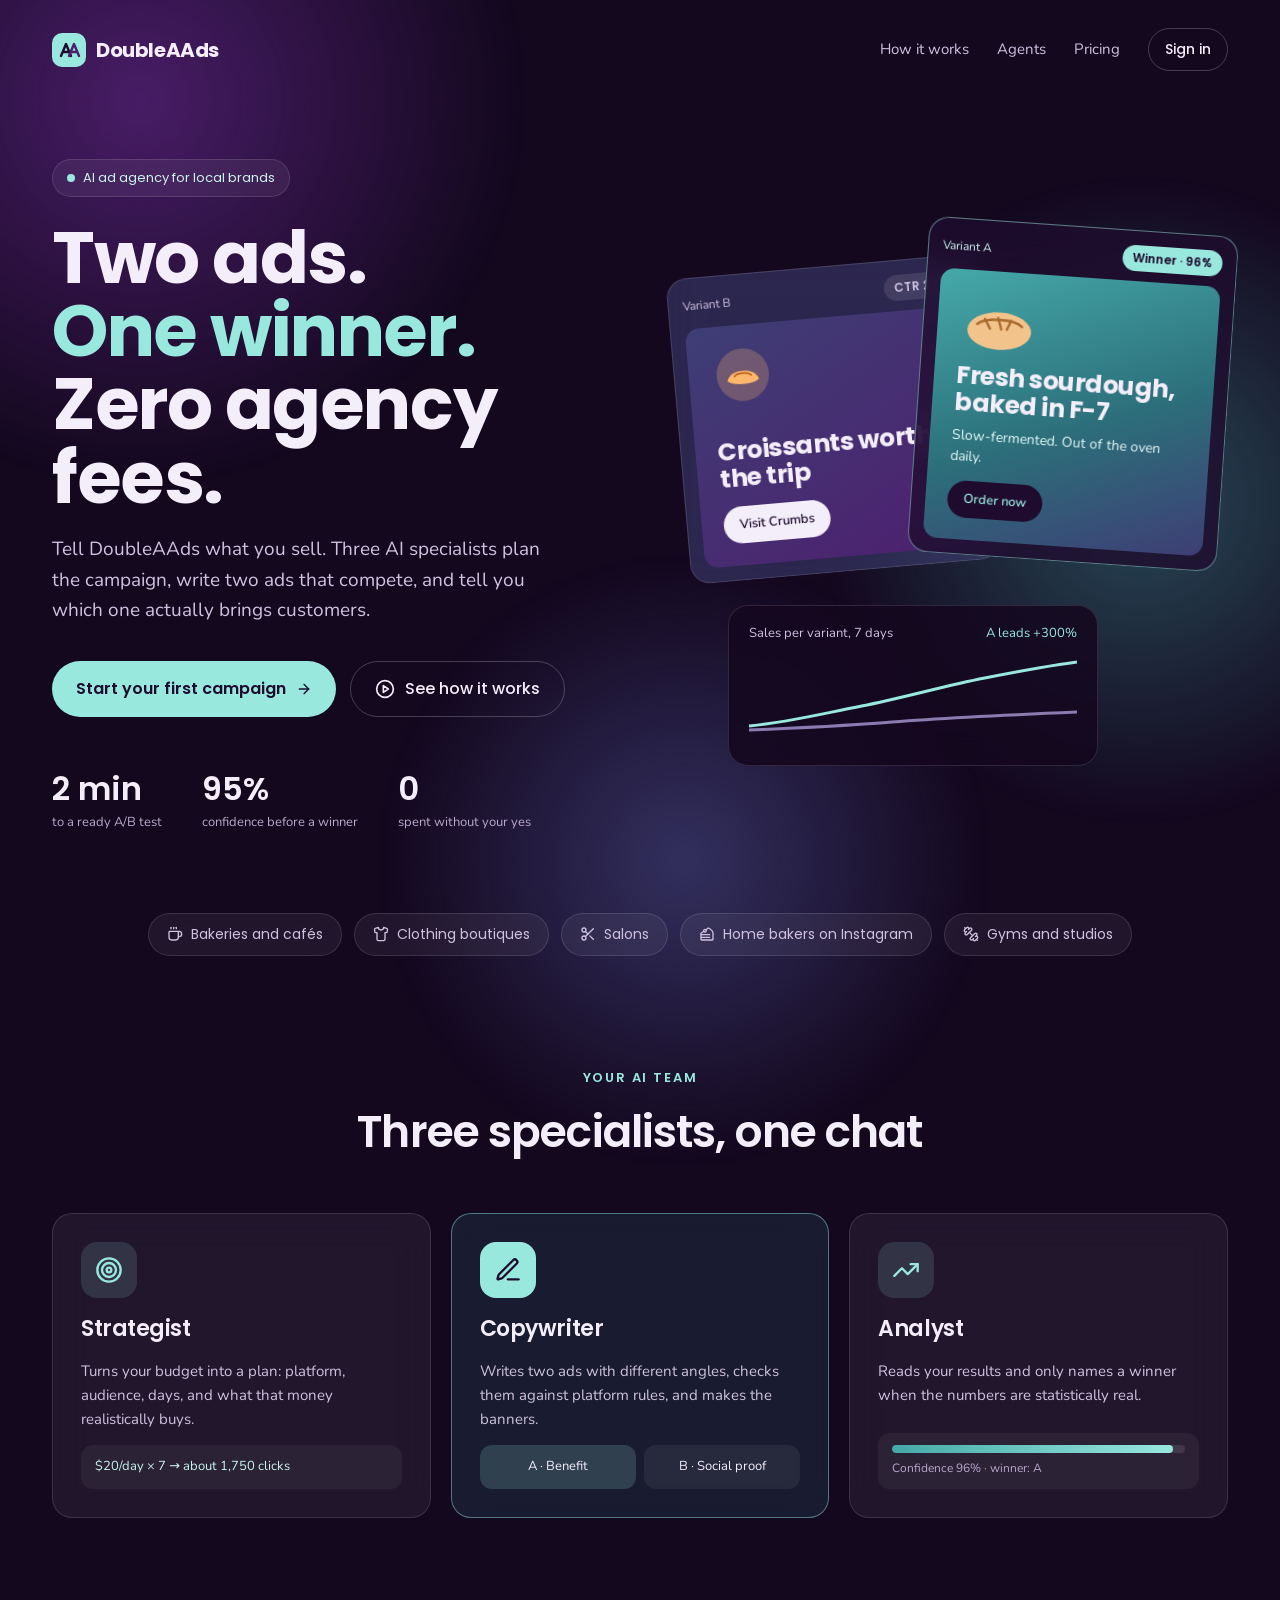
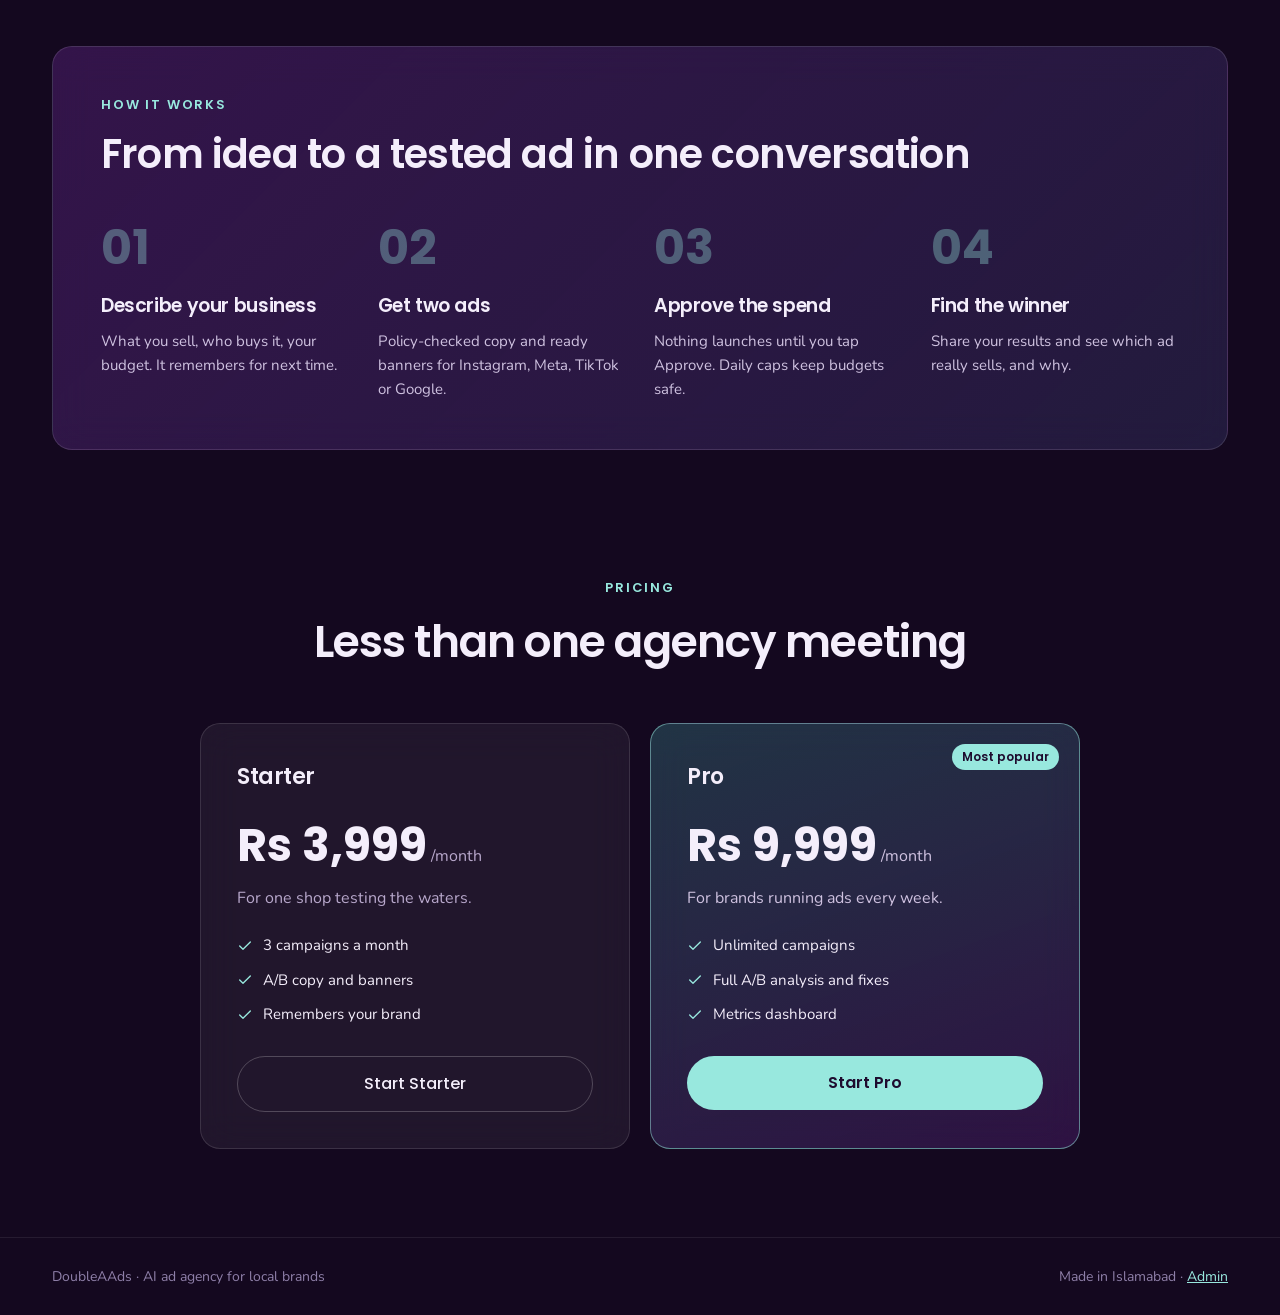
<file: web/index.html>
<!doctype html>
<html lang="en">
<head>
<meta charset="utf-8">
<meta name="viewport" content="width=device-width, initial-scale=1">
<title>DoubleAAds · AI ad agency for local brands</title>
<meta name="description" content="Tell DoubleAAds what you sell. Three AI specialists plan the campaign, write two competing ads, and tell you which one actually brings customers.">
<link rel="icon" href="assets/logo.svg" type="image/svg+xml">
<link rel="preconnect" href="https://fonts.googleapis.com">
<link rel="preconnect" href="https://fonts.gstatic.com" crossorigin>
<link href="https://fonts.googleapis.com/css2?family=Nunito:wght@300;400;500;600;700;800&family=Poppins:wght@300;400;500;600;700&display=swap" rel="stylesheet">
<link rel="stylesheet" href="assets/css/style.css?v=20261124b">
<link rel="stylesheet" href="assets/css/landing.css?v=20261124b">
</head>
<body>
<div class="glow glow-plum" aria-hidden="true"></div>
<div class="glow glow-teal" aria-hidden="true"></div>
<div class="glow glow-indigo" aria-hidden="true"></div>

<div class="wrap">
  <nav class="nav" aria-label="Main">
    <a href="./" class="logo"><img src="assets/logo.svg" class="logo-mark" alt=""><span class="logo-text">DoubleAAds</span></a>
    <div class="nav-links">
      <a href="#how">How it works</a>
      <a href="#agents">Agents</a>
      <a href="#pricing">Pricing</a>
      <a href="app.html" class="btn btn-ghost btn-sm">Sign in</a>
    </div>
  </nav>

  <main>
    <section class="hero">
      <div class="hero-copy">
        <span class="glass pill reveal" style="color: var(--mint-soft)"><span class="dot dot-live"></span>AI ad agency for local brands</span>
        <h1 class="reveal reveal-d1">Two ads.<br><em>One winner.</em><br>Zero agency fees.</h1>
        <p class="lead reveal reveal-d2">Tell DoubleAAds what you sell. Three AI specialists plan the campaign, write two ads that compete, and tell you which one actually brings customers.</p>
        <div class="cta-row reveal reveal-d3">
          <a href="app.html" class="btn btn-main">Start your first campaign <svg class="icon icon-sm" aria-hidden="true"><use href="assets/icons.svg#i-arrow-right"></use></svg></a>
          <a href="#how" class="btn btn-ghost"><svg class="icon" aria-hidden="true"><use href="assets/icons.svg#i-circle-play"></use></svg>See how it works</a>
        </div>
        <div class="stats reveal reveal-d3">
          <div><div class="stat-n"><span data-count="2">2</span> min</div><div class="stat-l">to a ready A/B test</div></div>
          <div><div class="stat-n"><span data-count="95">95</span>%</div><div class="stat-l">confidence before a winner</div></div>
          <div><div class="stat-n"><span data-count="0">0</span></div><div class="stat-l">spent without your yes</div></div>
        </div>
      </div>

      <div class="hero-art reveal" id="heroArt" aria-label="Example: two ad variants competing, variant A winning">
        <div class="ad ad-b glass float-slow">
          <div class="ad-top"><span>Variant B</span><span class="badge badge-soft">CTR 2.3%</span></div>
          <div class="ad-art">
            <svg width="64" height="56" viewBox="0 0 64 64" aria-hidden="true"><circle cx="32" cy="32" r="30" fill="rgba(255,184,107,0.25)"/><path d="M14 38c4-14 32-14 36 0-6 6-30 6-36 0z" fill="#FFB86B"/><path d="M22 34c2-5 18-5 20 0" stroke="#B5651D" stroke-width="2" fill="none"/></svg>
            <div><h3>Croissants worth the trip</h3><span class="ad-cta" style="background: var(--text); color: var(--bg-2)">Visit Crumbs</span></div>
          </div>
        </div>
        <div class="ad ad-a glass float">
          <div class="ad-top" style="color: var(--mint-soft)"><span>Variant A</span><span class="badge badge-mint">Winner · 96%</span></div>
          <div class="ad-art">
            <svg width="80" height="60" viewBox="0 0 80 64" aria-hidden="true"><ellipse cx="40" cy="40" rx="34" ry="20" fill="#F2C38B"/><path d="M16 34c8-8 40-8 48 0" stroke="#A86B2D" stroke-width="2.5" fill="none" stroke-linecap="round"/><path d="M24 28l6 10M38 26l4 12M52 28l-4 10" stroke="#A86B2D" stroke-width="2.5" stroke-linecap="round"/></svg>
            <div><h3>Fresh sourdough, baked in F-7</h3><p>Slow-fermented. Out of the oven daily.</p><span class="ad-cta" style="background: var(--bg-2); color: var(--mint)">Order now</span></div>
          </div>
        </div>
        <div class="chart-card glass">
          <div style="display: flex; justify-content: space-between; font-size: 13px; color: var(--text-2); margin-bottom: 12px"><span>Sales per variant, 7 days</span><span style="color: var(--mint)">A leads +300%</span></div>
          <svg width="100%" height="84" viewBox="0 0 320 84" preserveAspectRatio="none" role="img" aria-label="Variant A sales rising above variant B">
            <path class="chart-line" d="M0 74 C50 72 90 70 140 66 S230 60 320 56" stroke="#8A7BB0" stroke-width="3" fill="none" stroke-dasharray="6 6"/>
            <path class="chart-line" d="M0 70 C40 66 70 58 110 50 S190 30 230 22 S290 10 320 6" stroke="#98E8DE" stroke-width="3" fill="none"/>
          </svg>
        </div>
      </div>
    </section>

    <section class="chips reveal" aria-label="Who it's for">
      <span class="glass pill"><svg class="icon icon-sm" aria-hidden="true"><use href="assets/icons.svg#i-coffee"></use></svg>Bakeries and cafés</span>
      <span class="glass pill"><svg class="icon icon-sm" aria-hidden="true"><use href="assets/icons.svg#i-shirt"></use></svg>Clothing boutiques</span>
      <span class="glass pill"><svg class="icon icon-sm" aria-hidden="true"><use href="assets/icons.svg#i-scissors"></use></svg>Salons</span>
      <span class="glass pill"><svg class="icon icon-sm" aria-hidden="true"><use href="assets/icons.svg#i-cake-slice"></use></svg>Home bakers on Instagram</span>
      <span class="glass pill"><svg class="icon icon-sm" aria-hidden="true"><use href="assets/icons.svg#i-dumbbell"></use></svg>Gyms and studios</span>
    </section>

    <section class="block" id="agents">
      <div class="center reveal"><div class="eyebrow">Your AI team</div><h2>Three specialists, one chat</h2></div>
      <div class="agents">
        <article class="agent glass lift reveal">
          <div class="agent-ic"><svg class="icon icon-lg" aria-hidden="true"><use href="assets/icons.svg#i-target"></use></svg></div>
          <h3>Strategist</h3>
          <p>Turns your budget into a plan: platform, audience, days, and what that money realistically buys.</p>
          <div class="agent-foot">$20/day × 7 → about 1,750 clicks</div>
        </article>
        <article class="agent glass glass-hi lift reveal reveal-d1">
          <div class="agent-ic solid"><svg class="icon icon-lg" aria-hidden="true"><use href="assets/icons.svg#i-pen-line"></use></svg></div>
          <h3>Copywriter</h3>
          <p>Writes two ads with different angles, checks them against platform rules, and makes the banners.</p>
          <div style="margin-top: auto; display: flex; gap: 8px; font-size: 13px">
            <span style="flex: 1; padding: 12px; border-radius: 12px; background: rgba(152,232,222,0.18); text-align: center">A · Benefit</span>
            <span style="flex: 1; padding: 12px; border-radius: 12px; background: rgba(255,255,255,0.06); text-align: center">B · Social proof</span>
          </div>
        </article>
        <article class="agent glass lift reveal reveal-d2">
          <div class="agent-ic"><svg class="icon icon-lg" aria-hidden="true"><use href="assets/icons.svg#i-trending-up"></use></svg></div>
          <h3>Analyst</h3>
          <p>Reads your results and only names a winner when the numbers are statistically real.</p>
          <div class="agent-foot"><div class="meter"><div class="grow-x" style="width: 96%"></div></div><div style="font-size: 12px; color: var(--text-3); margin-top: 6px">Confidence 96% · winner: A</div></div>
        </article>
      </div>
    </section>

    <section class="block" id="how">
      <div class="steps glass reveal">
        <div class="steps-head"><div class="eyebrow">How it works</div><h2>From idea to a tested ad in one conversation</h2></div>
        <div class="step"><div class="step-n">01</div><h3>Describe your business</h3><p>What you sell, who buys it, your budget. It remembers for next time.</p></div>
        <div class="step"><div class="step-n">02</div><h3>Get two ads</h3><p>Policy-checked copy and ready banners for Instagram, Meta, TikTok or Google.</p></div>
        <div class="step"><div class="step-n">03</div><h3>Approve the spend</h3><p>Nothing launches until you tap Approve. Daily caps keep budgets safe.</p></div>
        <div class="step"><div class="step-n">04</div><h3>Find the winner</h3><p>Share your results and see which ad really sells, and why.</p></div>
      </div>
    </section>

    <section class="block" id="pricing">
      <div class="center reveal"><div class="eyebrow">Pricing</div><h2>Less than one agency meeting</h2></div>
      <div class="plans">
        <div class="plan glass lift reveal">
          <h3>Starter</h3>
          <div class="price"><b>Rs 3,999</b><span class="muted"> /month</span></div>
          <p class="muted" style="margin: 0 0 24px">For one shop testing the waters.</p>
          <ul>
            <li><svg class="icon icon-sm" aria-hidden="true"><use href="assets/icons.svg#i-check"></use></svg>3 campaigns a month</li>
            <li><svg class="icon icon-sm" aria-hidden="true"><use href="assets/icons.svg#i-check"></use></svg>A/B copy and banners</li>
            <li><svg class="icon icon-sm" aria-hidden="true"><use href="assets/icons.svg#i-check"></use></svg>Remembers your brand</li>
          </ul>
          <a href="app.html" class="btn btn-ghost">Start Starter</a>
        </div>
        <div class="plan plan-pro glass lift reveal reveal-d1">
          <span class="badge badge-mint">Most popular</span>
          <h3>Pro</h3>
          <div class="price"><b>Rs 9,999</b><span style="color: var(--text-2)"> /month</span></div>
          <p style="margin: 0 0 24px; color: var(--text-2)">For brands running ads every week.</p>
          <ul>
            <li><svg class="icon icon-sm" aria-hidden="true"><use href="assets/icons.svg#i-check"></use></svg>Unlimited campaigns</li>
            <li><svg class="icon icon-sm" aria-hidden="true"><use href="assets/icons.svg#i-check"></use></svg>Full A/B analysis and fixes</li>
            <li><svg class="icon icon-sm" aria-hidden="true"><use href="assets/icons.svg#i-check"></use></svg>Metrics dashboard</li>
          </ul>
          <a href="app.html" class="btn btn-main">Start Pro</a>
        </div>
      </div>
    </section>
  </main>
</div>

<footer><div class="wrap"><span>DoubleAAds · AI ad agency for local brands</span><span>Made in Islamabad · <a href="dashboard.html">Admin</a></span></div></footer>

<script src="assets/js/common.js?v=20261124b"></script>
<script>
  // Hero: the two ad cards trade places every few seconds, like a live A/B test
  (() => {
    const art = document.getElementById("heroArt");
    if (!matchMedia("(prefers-reduced-motion: reduce)").matches) setInterval(() => art.classList.toggle("swap"), 4200);
    document.querySelectorAll("[data-count]").forEach((el) => DAA.countUp(el, Number(el.dataset.count), { ms: 1400 }));
  })();
</script>
</body>
</html>
</file>
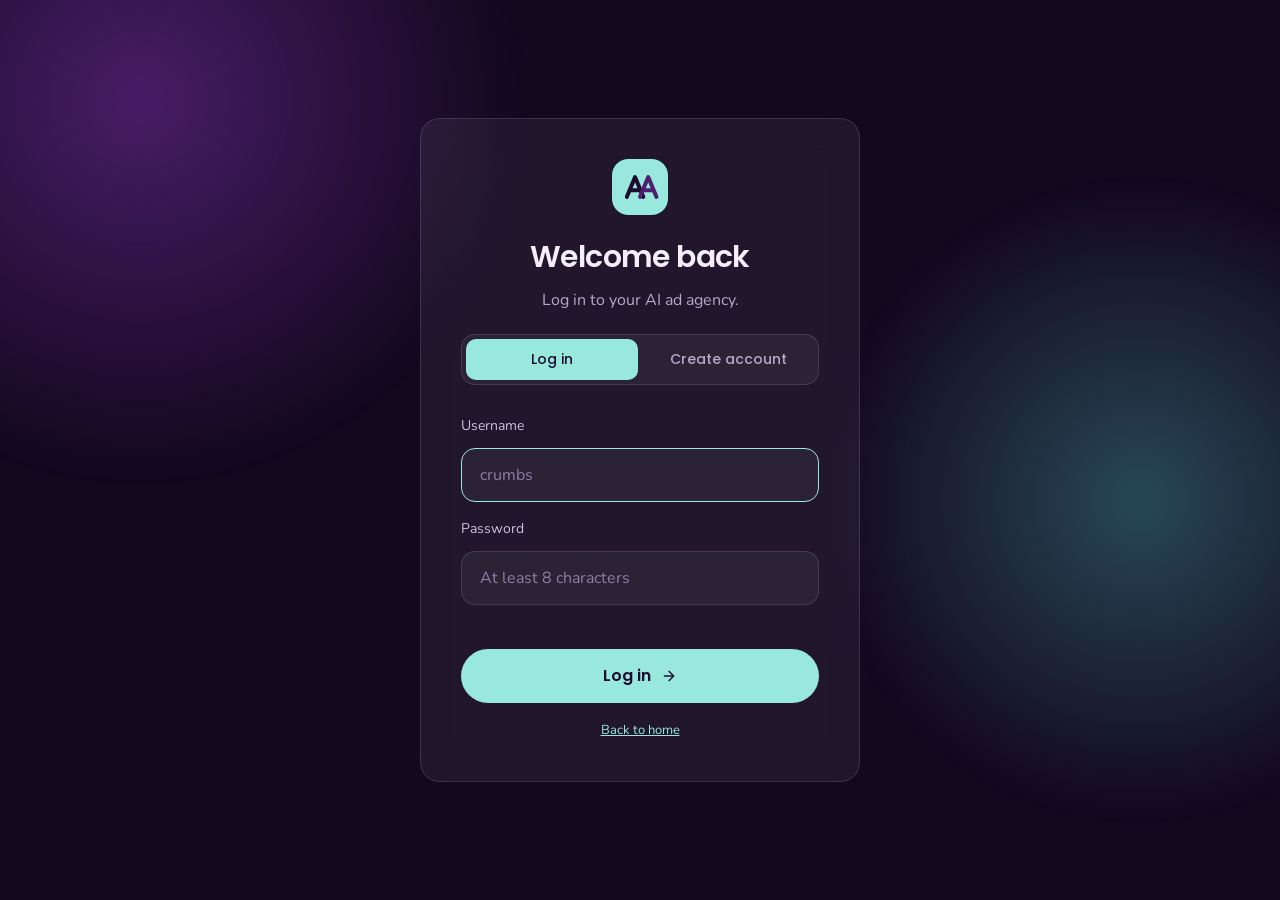
<file: web/app.html>
<!doctype html>
<html lang="en">
<head>
<meta charset="utf-8">
<meta name="viewport" content="width=device-width, initial-scale=1">
<title>Workspace · DoubleAAds</title>
<link rel="icon" href="assets/logo.svg" type="image/svg+xml">
<link rel="preconnect" href="https://fonts.googleapis.com">
<link rel="preconnect" href="https://fonts.gstatic.com" crossorigin>
<link href="https://fonts.googleapis.com/css2?family=Nunito:wght@300;400;500;600;700;800&family=Poppins:wght@300;400;500;600;700&display=swap" rel="stylesheet">
<link rel="stylesheet" href="assets/css/style.css?v=20261124b">
<link rel="stylesheet" href="assets/css/app.css?v=20261124b">
</head>
<body>
<div class="glow glow-plum" aria-hidden="true"></div>
<div class="glow glow-teal" aria-hidden="true"></div>

<!-- sign in -->
<div class="signin" id="signin" hidden>
  <div class="signin-card glass slide-in">
    <img src="assets/logo.svg" alt="" width="56" height="56" style="margin: 0 auto">
    <h1 id="authTitle">Welcome back</h1>
    <p class="muted" style="margin: 0" id="authSub">Log in to your AI ad agency.</p>
    <div class="auth-tabs" role="tablist" aria-label="Log in or create an account">
      <button type="button" role="tab" id="tabLogin" aria-selected="true">Log in</button>
      <button type="button" role="tab" id="tabSignup" aria-selected="false">Create account</button>
    </div>
    <form id="signinForm" novalidate>
      <div id="bizRow" hidden>
        <label for="bizName">Business name</label>
        <input id="bizName" class="field" maxlength="60" placeholder="Crumbs Bakery" autocomplete="organization">
      </div>
      <label for="username">Username</label>
      <input id="username" class="field" maxlength="30" placeholder="crumbs" autocomplete="username" autocapitalize="none" spellcheck="false">
      <label for="password">Password</label>
      <input id="password" class="field" type="password" maxlength="128" autocomplete="current-password" placeholder="At least 8 characters">
      <div class="error" id="signinErr" role="alert"></div>
      <button class="btn btn-main" type="submit" id="signinBtn"><span id="signinLabel">Log in</span> <svg class="icon icon-sm" aria-hidden="true"><use href="assets/icons.svg#i-arrow-right"></use></svg></button>
    </form>
    <p class="muted" style="font-size: 13px; margin: 18px 0 0"><a href="./">Back to home</a></p>
  </div>
</div>

<!-- workspace -->
<div class="shell" id="workspace" hidden>
  <nav class="side" aria-label="Workspace">
    <a href="./" class="side-btn" aria-label="DoubleAAds home"><img src="assets/logo.svg" alt="" width="40" height="40"></a>
    <div class="spacer" style="height: 18px"></div>
    <button class="side-btn on" id="newChatBtn" aria-label="New chat" title="New chat"><svg class="icon" aria-hidden="true"><use href="assets/icons.svg#i-plus"></use></svg></button>
    <a href="#panel" class="side-btn" aria-label="Campaigns" title="Campaigns"><svg class="icon" aria-hidden="true"><use href="assets/icons.svg#i-megaphone"></use></svg></a>
    <a href="dashboard.html" class="side-btn" aria-label="Metrics dashboard" title="Metrics"><svg class="icon" aria-hidden="true"><use href="assets/icons.svg#i-chart-column"></use></svg></a>
    <button class="side-btn" id="signOutBtn" aria-label="Sign out" title="Sign out"><svg class="icon" aria-hidden="true"><use href="assets/icons.svg#i-log-out"></use></svg></button>
    <div class="spacer" style="margin-top: auto"></div>
    <div class="avatar" id="avatar" aria-hidden="true">DA</div>
  </nav>

  <main class="main">
    <header class="main-head">
      <div><div class="biz" id="bizTitle">Your business</div><div class="muted" style="font-size: 13px" id="chatLabel">New campaign chat</div></div>
      <div class="agents-switch glass" aria-label="Active specialist">
        <span data-agent="strategist">Strategist</span><span data-agent="copywriter">Copywriter</span><span data-agent="analyst">Analyst</span>
      </div>
    </header>

    <div class="feed" id="feed" aria-live="polite"></div>

    <div class="composer">
      <div class="quick" id="quick">
        <button class="glass" data-prompt="Plan an Instagram campaign: $15/day for 7 days, goal is sales.">Plan a campaign</button>
        <button class="glass" data-prompt="Write 2 new ad variants for my latest campaign.">Write ads</button>
        <button class="glass" data-prompt="Make a creative for variant A, warm theme.">Make a banner</button>
        <button class="glass" data-prompt="Variant A: 4000 impressions, 160 clicks, 12 sales, $45 spent. Variant B: 4000 impressions, 90 clicks, 3 sales, $45 spent.">Share results</button>
        <button class="glass" data-prompt="What would $25/day for 10 days buy on TikTok?">Estimate a budget</button>
      </div>
      <form class="input-row glass" id="chatForm">
        <label for="msg" class="sr-only">Message DoubleAAds</label>
        <textarea id="msg" rows="1" maxlength="4000" placeholder="Tell me what you sell and what you'd like to advertise…"></textarea>
        <button class="send" type="submit" id="sendBtn" aria-label="Send"><svg class="icon" aria-hidden="true"><use href="assets/icons.svg#i-send"></use></svg></button>
      </form>
    </div>
  </main>

  <aside class="panel" id="panel" aria-label="Your campaigns">
    <div id="campaignArea"></div>
    <div class="panel-card glass">
      <div style="display: flex; justify-content: space-between; align-items: center; margin-bottom: 12px">
        <div style="display: flex; align-items: center; gap: 8px; font-size: 13px; color: var(--text-2)"><svg class="icon icon-sm" style="color: var(--mint)" aria-hidden="true"><use href="assets/icons.svg#i-brain"></use></svg>Remembered about you</div>
        <button class="link-btn" id="forgetBtn">Forget all</button>
      </div>
      <div class="facts" id="facts"><span class="muted" style="background: none; padding: 0">Nothing yet. Tell me about your brand.</span></div>
    </div>
  </aside>
</div>

<script src="assets/js/common.js?v=20261124b"></script>
<script src="assets/js/app.js?v=20261124b"></script>
</body>
</html>
</file>
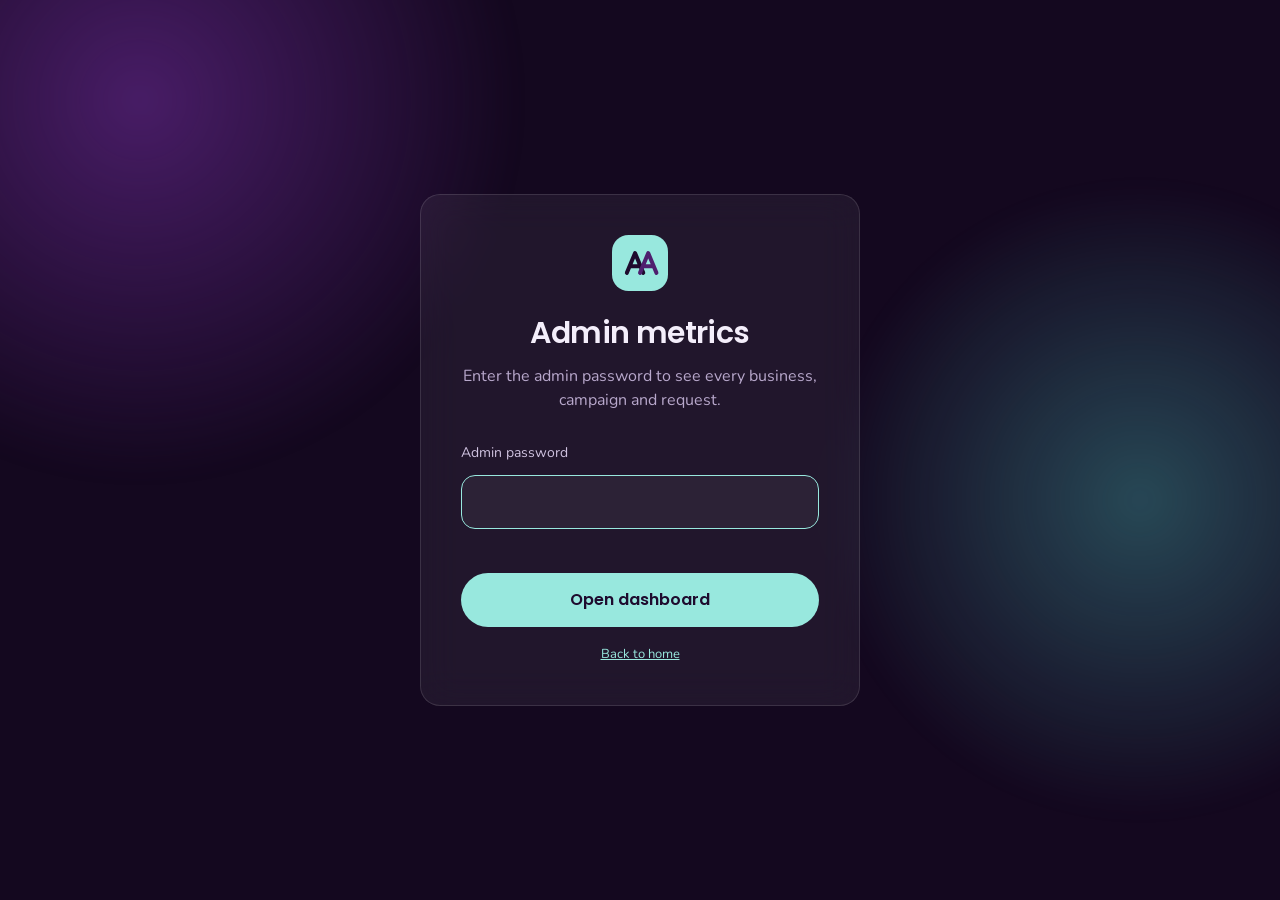
<file: web/dashboard.html>
<!doctype html>
<html lang="en">
<head>
<meta charset="utf-8">
<meta name="viewport" content="width=device-width, initial-scale=1">
<title>Metrics · DoubleAAds</title>
<link rel="icon" href="assets/logo.svg" type="image/svg+xml">
<link rel="preconnect" href="https://fonts.googleapis.com">
<link rel="preconnect" href="https://fonts.gstatic.com" crossorigin>
<link href="https://fonts.googleapis.com/css2?family=Nunito:wght@300;400;500;600;700;800&family=Poppins:wght@300;400;500;600;700&display=swap" rel="stylesheet">
<link rel="stylesheet" href="assets/css/style.css?v=20261124b">
<link rel="stylesheet" href="assets/css/app.css?v=20261124b">
<style>
  .dash { position: relative; z-index: 1; max-width: 1320px; margin: 0 auto; padding: 26px 32px 40px; }
  .dash-head { display: flex; justify-content: space-between; align-items: center; flex-wrap: wrap; gap: 14px; margin-bottom: 24px; }
  .grid4 { display: grid; grid-template-columns: repeat(4, minmax(0, 1fr)); gap: 16px; }
  .stat { padding: 20px; }
  .stat-top { display: flex; justify-content: space-between; align-items: center; font-size: 13px; color: var(--text-3); }
  .stat-top .icon { color: var(--mint); }
  .stat-v { font-family: var(--display); font-size: 36px; font-weight: 600; margin-top: 8px; }
  .stat-s { font-size: 12px; color: var(--text-3); }
  .row { display: flex; flex-wrap: wrap; gap: 16px; margin-top: 16px; }
  .card { padding: 22px; min-width: 0; }
  .card h2 { font-size: 18px; font-weight: 600; margin-bottom: 14px; }
  .legend { display: flex; gap: 16px; font-size: 13px; color: var(--text-2); flex-wrap: wrap; }
  .legend span { display: flex; align-items: center; gap: 6px; }
  .sw { width: 10px; height: 10px; border-radius: 3px; display: inline-block; }
  .ev { display: flex; align-items: center; gap: 12px; padding: 12px 0; border-bottom: 1px solid rgba(255, 255, 255, 0.07); }
  .ev:last-child { border-bottom: 0; }
  .ev-ic { flex: 0 0 34px; height: 34px; border-radius: 10px; display: flex; align-items: center; justify-content: center;
    background: rgba(152, 232, 222, 0.14); color: var(--mint); }
  .ev-ic.warn { background: rgba(255, 184, 107, 0.16); color: var(--amber); }
  .ev-t { font-size: 14px; } .ev-d { font-size: 12px; color: var(--text-3); white-space: nowrap; overflow: hidden; text-overflow: ellipsis; }
  .bar { height: 8px; border-radius: 999px; background: rgba(255, 255, 255, 0.08); overflow: hidden; }
  .bar > div { height: 100%; border-radius: 999px; }
  @media (max-width: 900px) { .grid4 { grid-template-columns: repeat(2, minmax(0, 1fr)); } }
  @media (max-width: 560px) { .dash { padding: 16px; } .grid4 { grid-template-columns: 1fr; } }
</style>
</head>
<body>
<div class="glow glow-plum" aria-hidden="true"></div>
<div class="glow glow-teal" aria-hidden="true"></div>

<div class="signin" id="gate" hidden>
  <div class="signin-card glass slide-in">
    <img src="assets/logo.svg" alt="" width="56" height="56" style="margin: 0 auto">
    <h1>Admin metrics</h1>
    <p class="muted" style="margin: 0">Enter the admin password to see every business, campaign and request.</p>
    <form id="gateForm" novalidate>
      <label for="pw">Admin password</label>
      <input id="pw" class="field" type="password" autocomplete="current-password">
      <div class="error" id="gateErr" role="alert"></div>
      <button class="btn btn-main" type="submit" id="gateBtn">Open dashboard</button>
    </form>
    <p class="muted" style="font-size: 13px; margin: 18px 0 0"><a href="./">Back to home</a></p>
  </div>
</div>

<div class="dash" id="dash" hidden>
  <header class="dash-head">
    <div style="display: flex; align-items: center; gap: 14px">
      <a href="app.html" aria-label="Back to workspace"><img src="assets/logo.svg" alt="" width="40" height="40"></a>
      <div><h1 style="font-size: 26px; font-weight: 600">Metrics</h1><div class="muted" style="font-size: 13px">Admin · all businesses</div></div>
    </div>
    <div style="display: flex; gap: 10px; flex-wrap: wrap; align-items: center">
      <span class="pill" id="health" style="background: rgba(255,255,255,0.06); color: var(--text-3)"><span class="dot"></span>Checking API…</span>
      <button class="btn btn-ghost btn-sm" id="refreshBtn"><svg class="icon icon-sm" aria-hidden="true"><use href="assets/icons.svg#i-refresh-cw"></use></svg>Refresh</button>
      <button class="btn btn-ghost btn-sm" id="lockBtn"><svg class="icon icon-sm" aria-hidden="true"><use href="assets/icons.svg#i-lock"></use></svg>Lock</button>
    </div>
  </header>

  <div class="grid4">
    <div class="stat glass lift reveal"><div class="stat-top">Businesses<svg class="icon" aria-hidden="true"><use href="assets/icons.svg#i-store"></use></svg></div><div class="stat-v" id="sBiz">–</div><div class="stat-s">with at least one campaign</div></div>
    <div class="stat glass lift reveal reveal-d1"><div class="stat-top">Campaigns live<svg class="icon" aria-hidden="true"><use href="assets/icons.svg#i-rocket"></use></svg></div><div class="stat-v" id="sLive">–</div><div class="stat-s" id="sDrafts">–</div></div>
    <div class="stat glass glass-warn lift reveal reveal-d2"><div class="stat-top">Attacks blocked<svg class="icon" style="color: var(--amber)" aria-hidden="true"><use href="assets/icons.svg#i-shield-check"></use></svg></div><div class="stat-v" id="sBlocked" style="color: var(--amber)">–</div><div class="stat-s">at 0 tokens each</div></div>
    <div class="stat glass lift reveal reveal-d3"><div class="stat-top">API cost today<svg class="icon" aria-hidden="true"><use href="assets/icons.svg#i-circle-dollar-sign"></use></svg></div><div class="stat-v" id="sCost">–</div>
      <div class="bar" style="margin-top: 8px"><div id="capBar" class="grow-x" style="width: 0; background: var(--mint)"></div></div><div class="stat-s" id="sCap" style="margin-top: 6px">–</div></div>
  </div>

  <div class="row">
    <div class="card glass reveal" style="flex: 2 1 560px">
      <div style="display: flex; justify-content: space-between; align-items: center; flex-wrap: wrap; gap: 8px; margin-bottom: 14px">
        <h2 style="margin: 0">Chat requests and latency · 7 days</h2>
        <div class="legend"><span><i class="sw" style="background: var(--teal)"></i>Requests</span><span><i class="sw" style="background: var(--amber); height: 3px; width: 14px"></i>Avg latency</span></div>
      </div>
      <div id="usageChart" style="min-height: 250px"></div>
    </div>
    <div style="flex: 1 1 320px; min-width: 0; display: flex; flex-direction: column; gap: 16px">
      <div class="card glass reveal reveal-d1"><h2>Campaigns by status</h2><div id="donut"></div></div>
      <div class="card glass reveal reveal-d2"><h2>Tokens per chat</h2>
        <div style="display: flex; align-items: baseline; gap: 10px"><span class="display" style="font-size: 30px; font-weight: 600" id="tokAvg">–</span><span class="muted" style="font-size: 13px">avg in · out</span></div>
        <div style="display: flex; gap: 4px; margin-top: 12px; height: 10px" id="tokSplit"></div>
        <div class="muted" style="font-size: 12px; margin-top: 8px" id="tokNote">Haiku 5.5 · $0.10 in / $0.50 out per million</div>
      </div>
    </div>
  </div>

  <div class="row">
    <div class="card glass reveal" style="flex: 1 1 520px"><h2>Recent events</h2><div id="events"></div></div>
    <div class="card glass reveal reveal-d1" style="flex: 1 1 360px">
      <h2 style="margin-bottom: 4px">Ad results recorded</h2>
      <div class="muted" style="font-size: 13px; margin-bottom: 16px">Totals the owners shared with the analyst</div>
      <div id="results" style="display: flex; flex-direction: column; gap: 14px"></div>
    </div>
  </div>
</div>

<script src="assets/js/common.js?v=20261124b"></script>
<script src="assets/js/dashboard.js?v=20261124b"></script>
</body>
</html>
</file>
<file: web/assets/css/style.css>
/* DoubleAAds design system: deep purple ground, teal/mint accents, warm amber for "needs attention". */
:root {
  --bg: #14081f;
  --bg-2: #1e0b2e;
  --plum: #4e1f6e;
  --indigo: #3e3e75;
  --teal: #45a9a9;
  --mint: #98e8de;
  --mint-soft: #c9f5ef;
  --amber: #ffb86b;
  --text: #f4eefb;
  --text-2: #cfc2e0;
  --text-3: #b8a8cc;
  --text-4: #8e7fa8;
  --glass: rgba(255, 255, 255, 0.06);
  --glass-line: rgba(255, 255, 255, 0.12);
  --radius: 20px;
  --font: "Nunito", system-ui, -apple-system, "Segoe UI", sans-serif;
  --display: "Poppins", var(--font);
  --ease: cubic-bezier(0.22, 1, 0.36, 1);
}

* { box-sizing: border-box; }
[hidden] { display: none !important; }
html { scroll-behavior: smooth; }
body { margin: 0; background: var(--bg); color: var(--text); font-family: var(--font); line-height: 1.5;
  -webkit-font-smoothing: antialiased; overflow-x: hidden; }
h1, h2, h3, .display { font-family: var(--display); letter-spacing: -0.02em; margin: 0; }
.btn, .badge, .pill, .eyebrow, .logo-text { font-family: var(--display); }
a { color: var(--mint); }
a:hover { color: var(--mint-soft); }
button, input { font: inherit; color: inherit; }
img { max-width: 100%; display: block; }
:focus-visible { outline: 2px solid var(--mint); outline-offset: 3px; border-radius: 8px; }
.sr-only { position: absolute; width: 1px; height: 1px; padding: 0; margin: -1px; overflow: hidden; clip: rect(0, 0, 0, 0); border: 0; }

.icon { width: 20px; height: 20px; flex: none; display: inline-block; vertical-align: middle; }
.icon-sm { width: 16px; height: 16px; }
.icon-lg { width: 28px; height: 28px; }

/* ── background glows (slowly drifting) ── */
.glow { position: fixed; border-radius: 50%; pointer-events: none; z-index: 0; filter: blur(10px);
  animation: drift 22s ease-in-out infinite alternate; }
.glow-plum { width: 760px; height: 760px; left: -240px; top: -280px;
  background: radial-gradient(circle, rgba(78, 31, 110, 0.9), rgba(78, 31, 110, 0) 70%); }
.glow-teal { width: 640px; height: 640px; right: -180px; top: 20vh;
  background: radial-gradient(circle, rgba(69, 169, 169, 0.4), rgba(69, 169, 169, 0) 70%); animation-delay: -8s; }
.glow-indigo { width: 600px; height: 600px; left: 30%; bottom: -260px;
  background: radial-gradient(circle, rgba(62, 62, 117, 0.75), rgba(62, 62, 117, 0) 70%); animation-delay: -14s; }
@keyframes drift { from { transform: translate(0, 0) scale(1); } to { transform: translate(60px, 40px) scale(1.08); } }

/* ── building blocks ── */
.glass { background: var(--glass); border: 1px solid var(--glass-line); border-radius: var(--radius);
  backdrop-filter: blur(18px); -webkit-backdrop-filter: blur(18px); }
.glass-hi { border-color: rgba(152, 232, 222, 0.45); background: rgba(69, 169, 169, 0.12); }
.glass-warn { border-color: rgba(255, 184, 107, 0.5); background: rgba(255, 184, 107, 0.08); }
.wrap { position: relative; z-index: 1; max-width: 1240px; margin: 0 auto; padding: 0 32px; }
.eyebrow { font-size: 13px; letter-spacing: 0.14em; color: var(--mint); font-weight: 600; text-transform: uppercase; }
.muted { color: var(--text-3); }
.pill { display: inline-flex; align-items: center; gap: 8px; padding: 8px 14px; border-radius: 999px; font-size: 13px; }
.dot { width: 8px; height: 8px; border-radius: 50%; background: var(--mint); flex: none; }
.dot-live { animation: pulse 2s ease-in-out infinite; }
@keyframes pulse { 0%, 100% { box-shadow: 0 0 0 0 rgba(152, 232, 222, 0.6); } 50% { box-shadow: 0 0 0 6px rgba(152, 232, 222, 0); } }

.btn { display: inline-flex; align-items: center; justify-content: center; gap: 10px; padding: 15px 24px;
  border-radius: 999px; font-weight: 600; font-size: 16px; text-decoration: none; border: 0; cursor: pointer;
  transition: transform 0.25s var(--ease), box-shadow 0.25s var(--ease), background 0.2s; }
.btn:hover { transform: translateY(-2px); }
.btn-main { background: var(--mint); color: var(--bg-2); }
.btn-main:hover { color: var(--bg-2); box-shadow: 0 10px 30px -8px rgba(152, 232, 222, 0.6); }
.btn-ghost { background: transparent; color: var(--text); border: 1px solid rgba(255, 255, 255, 0.22); font-weight: 500; }
.btn-ghost:hover { color: var(--text); background: rgba(255, 255, 255, 0.06); }
.btn-warn { background: var(--amber); color: #2a1200; }
.btn-warn:hover { color: #2a1200; box-shadow: 0 10px 30px -8px rgba(255, 184, 107, 0.6); }
.btn-sm { padding: 10px 16px; font-size: 14px; }
.btn[disabled] { opacity: 0.55; cursor: wait; transform: none; }

.logo { display: inline-flex; align-items: center; gap: 10px; color: var(--text); text-decoration: none; }
.logo:hover { color: var(--text); }
.logo-mark { width: 34px; height: 34px; flex: none; }
.logo-text { font-family: var(--display); font-size: 20px; font-weight: 700; letter-spacing: -0.02em; }

.badge { display: inline-block; padding: 4px 10px; border-radius: 999px; font-size: 12px; font-weight: 600; }
.badge-mint { background: var(--mint); color: var(--bg-2); }
.badge-amber { background: rgba(255, 184, 107, 0.18); color: var(--amber); }
.badge-soft { background: rgba(255, 255, 255, 0.1); color: var(--text-2); }

.field { width: 100%; padding: 14px 18px; border-radius: 14px; border: 1px solid var(--glass-line);
  background: rgba(255, 255, 255, 0.05); color: var(--text); outline: none; transition: border-color 0.2s; }
.field:focus { border-color: var(--mint); }
.field::placeholder { color: var(--text-4); }
.error { color: #ffb4b4; font-size: 14px; min-height: 20px; }

/* ── motion: reveal on scroll, float, shimmer, count-up ── */
.reveal { opacity: 0; transform: translateY(28px); transition: opacity 0.8s var(--ease), transform 0.8s var(--ease); }
.reveal.in { opacity: 1; transform: none; }
.reveal-d1 { transition-delay: 0.08s; } .reveal-d2 { transition-delay: 0.16s; } .reveal-d3 { transition-delay: 0.24s; }

.float { animation: float 6s ease-in-out infinite; }
.float-slow { animation: float 8s ease-in-out infinite; animation-delay: -3s; }
@keyframes float { 0%, 100% { translate: 0 0; } 50% { translate: 0 -14px; } }

.lift { transition: transform 0.35s var(--ease), border-color 0.35s, background 0.35s; }
.lift:hover { transform: translateY(-6px); border-color: rgba(152, 232, 222, 0.4); }

.shimmer { background: linear-gradient(90deg, var(--text-3) 0%, var(--mint) 50%, var(--text-3) 100%);
  background-size: 200% 100%; -webkit-background-clip: text; background-clip: text; color: transparent;
  animation: shimmer 1.6s linear infinite; }
@keyframes shimmer { from { background-position: 200% 0; } to { background-position: -200% 0; } }

.typing { display: inline-flex; gap: 4px; }
.typing span { width: 7px; height: 7px; border-radius: 50%; background: var(--mint); animation: bounce 1.2s infinite; }
.typing span:nth-child(2) { animation-delay: 0.15s; background: var(--teal); }
.typing span:nth-child(3) { animation-delay: 0.3s; background: var(--indigo); }
@keyframes bounce { 0%, 60%, 100% { transform: translateY(0); } 30% { transform: translateY(-6px); } }

.slide-in { animation: slideIn 0.5s var(--ease) both; }
@keyframes slideIn { from { opacity: 0; transform: translateY(12px); } to { opacity: 1; transform: none; } }

.grow-bar { transform-box: fill-box; transform-origin: bottom; animation: grow 0.9s var(--ease) both; }
@keyframes grow { from { transform: scaleY(0); } to { transform: scaleY(1); } }
.grow-x { transform-origin: left; animation: growX 1s var(--ease) both; }
@keyframes growX { from { transform: scaleX(0); } to { transform: scaleX(1); } }

@media (prefers-reduced-motion: reduce) {
  *, *::before, *::after { animation-duration: 0.01ms !important; animation-iteration-count: 1 !important;
    transition-duration: 0.01ms !important; scroll-behavior: auto !important; }
  .reveal { opacity: 1; transform: none; }
}
</file>
<file: web/assets/css/landing.css>
.nav { display: flex; align-items: center; justify-content: space-between; flex-wrap: wrap; gap: 16px; padding: 28px 0 0; }
.nav-links { display: flex; align-items: center; gap: 28px; flex-wrap: wrap; font-size: 15px; }
.nav-links a:not(.btn) { color: var(--text-2); text-decoration: none; transition: color 0.2s; }
.nav-links a:not(.btn):hover { color: var(--mint); }

.hero { display: flex; flex-wrap: wrap; align-items: center; gap: 56px; padding: 88px 0 72px; }
.hero-copy { flex: 1 1 480px; min-width: 0; }
.hero h1 { font-size: clamp(44px, 6vw, 72px); line-height: 1.02; font-weight: 700; margin: 24px 0 20px; }
.hero h1 em { font-style: normal; color: var(--mint); }
.hero p.lead { font-size: 19px; line-height: 1.6; color: var(--text-2); margin: 0 0 36px; max-width: 520px; }
.cta-row { display: flex; gap: 14px; flex-wrap: wrap; }
.stats { display: flex; gap: 40px; margin-top: 48px; flex-wrap: wrap; }
.stat-n { font-family: var(--display); font-size: 32px; font-weight: 600; }
.stat-l { font-size: 13px; color: var(--text-3); }

.hero-art { flex: 1 1 460px; min-width: 0; position: relative; height: 540px; }
.ad { position: absolute; width: 310px; padding: 14px; transition: transform 0.9s var(--ease), z-index 0s 0.45s, opacity 0.9s; }
.ad-top { display: flex; justify-content: space-between; align-items: center; font-size: 12px; margin-bottom: 10px; color: var(--text-2); }
.ad-art { border-radius: 14px; padding: 22px; display: flex; flex-direction: column; justify-content: space-between; height: 270px; }
.ad-art h3 { font-size: 25px; font-weight: 700; line-height: 1.1; }
.ad-art p { font-size: 14px; margin: 8px 0 0; color: #e6fbf8; }
.ad-cta { display: inline-block; margin-top: 14px; padding: 9px 16px; border-radius: 999px; font-size: 13px; font-weight: 600; }
.ad-a { right: 0; top: 0; transform: rotate(4deg); z-index: 2; background: rgba(30, 11, 46, 0.78); border-color: rgba(152, 232, 222, 0.5); }
.ad-a .ad-art { background: linear-gradient(160deg, #45a9a9 0%, #2c6f7a 55%, #3e3e75 100%); }
.ad-b { left: 0; top: 40px; transform: rotate(-5deg); z-index: 1; background: rgba(62, 62, 117, 0.55); }
.ad-b .ad-art { background: linear-gradient(150deg, #3e3e75 0%, #4e1f6e 100%); height: 240px; }
.hero-art.swap .ad-a { transform: rotate(-3deg) translate(-40px, 30px) scale(0.94); z-index: 1; }
.hero-art.swap .ad-b { transform: rotate(5deg) translate(40px, -20px) scale(1.04); z-index: 2; }
.chart-card { position: absolute; left: 50px; bottom: 0; width: 370px; padding: 18px 20px; z-index: 3; background: rgba(20, 8, 31, 0.86); }
.chart-line { stroke-dasharray: 600; stroke-dashoffset: 600; animation: draw 2.2s var(--ease) 0.4s forwards; }
@keyframes draw { to { stroke-dashoffset: 0; } }

.chips { display: flex; flex-wrap: wrap; gap: 12px; justify-content: center; padding: 8px 0 72px; }
.chips .pill { padding: 10px 18px; font-size: 14px; color: var(--text-2); }

section.block { padding: 40px 0 88px; }
.center { text-align: center; margin-bottom: 48px; }
.center h2 { font-size: clamp(32px, 4vw, 44px); font-weight: 600; margin-top: 12px; }

.agents { display: grid; grid-template-columns: repeat(3, minmax(0, 1fr)); gap: 20px; }
.agent { padding: 28px; display: flex; flex-direction: column; gap: 14px; }
.agent h3 { font-size: 22px; font-weight: 600; }
.agent p { margin: 0; color: var(--text-2); line-height: 1.6; font-size: 15px; }
.agent-ic { width: 56px; height: 56px; border-radius: 16px; background: rgba(152, 232, 222, 0.14); color: var(--mint);
  display: flex; align-items: center; justify-content: center; }
.agent-ic.solid { background: var(--mint); color: var(--bg-2); }
.agent-foot { margin-top: auto; padding: 12px 14px; border-radius: 12px; background: rgba(255, 255, 255, 0.05); font-size: 13px; color: var(--mint-soft); }
.meter { height: 8px; border-radius: 999px; background: rgba(255, 255, 255, 0.1); overflow: hidden; }
.meter > div { height: 100%; background: linear-gradient(90deg, var(--teal), var(--mint)); border-radius: 999px; }

.steps { padding: 48px; display: grid; grid-template-columns: repeat(4, minmax(0, 1fr)); gap: 28px;
  background: linear-gradient(135deg, rgba(78, 31, 110, 0.55), rgba(62, 62, 117, 0.35)); }
.steps-head { grid-column: 1 / -1; }
.steps-head h2 { font-size: clamp(28px, 3.4vw, 40px); font-weight: 600; margin-top: 10px; }
.step-n { font-family: var(--display); font-size: 48px; font-weight: 700; color: rgba(152, 232, 222, 0.35); }
.step h3 { font-size: 19px; margin: 8px 0; font-weight: 600; }
.step p { margin: 0; color: var(--text-2); font-size: 15px; line-height: 1.6; }

.plans { display: grid; grid-template-columns: repeat(2, minmax(0, 1fr)); gap: 20px; max-width: 880px; margin: 0 auto; }
.plan { padding: 36px; position: relative; }
.plan h3 { font-size: 22px; font-weight: 600; }
.price { margin: 18px 0 6px; }
.price b { font-family: var(--display); font-size: 46px; font-weight: 700; }
.plan ul { list-style: none; padding: 0; margin: 0 0 30px; display: flex; flex-direction: column; gap: 12px; font-size: 15px; }
.plan li { display: flex; gap: 10px; align-items: center; }
.plan li .icon { color: var(--mint); }
.plan .btn { width: 100%; }
.plan-pro { background: linear-gradient(160deg, rgba(69, 169, 169, 0.28), rgba(78, 31, 110, 0.45)); border-color: rgba(152, 232, 222, 0.5); }
.plan-pro .badge { position: absolute; top: 20px; right: 20px; }

footer { position: relative; z-index: 1; border-top: 1px solid rgba(255, 255, 255, 0.08); }
footer .wrap { display: flex; justify-content: space-between; flex-wrap: wrap; gap: 12px; padding-top: 28px; padding-bottom: 28px;
  font-size: 14px; color: var(--text-4); }

@media (max-width: 900px) {
  .agents, .plans { grid-template-columns: 1fr; }
  .steps { grid-template-columns: repeat(2, minmax(0, 1fr)); padding: 32px; }
  .hero { padding-top: 56px; }
}
@media (max-width: 560px) {
  .wrap { padding: 0 16px; }
  .steps { grid-template-columns: 1fr; }
  .hero-art { height: 500px; }
  .ad { width: 250px; }
  .ad-art { height: 230px; }
  .chart-card { left: 0; width: 100%; }
  .nav-links { gap: 16px; }
  .nav-links a:not(.btn) { display: none; }
}
</file>
<file: web/assets/css/app.css>
body { min-height: 100vh; }
.shell { position: relative; z-index: 1; display: flex; flex-wrap: wrap; min-height: 100vh; }

/* sidebar */
.side { flex: 0 0 84px; padding: 22px 0; display: flex; flex-direction: column; align-items: center; gap: 10px;
  border-right: 1px solid rgba(255, 255, 255, 0.07); }
.side-btn { width: 46px; height: 46px; border-radius: 14px; display: flex; align-items: center; justify-content: center;
  color: var(--text-3); background: transparent; border: 0; cursor: pointer; text-decoration: none; transition: background 0.2s, color 0.2s; }
.side-btn:hover, .side-btn.on { background: rgba(152, 232, 222, 0.16); color: var(--mint); }
.avatar { width: 40px; height: 40px; border-radius: 50%; background: linear-gradient(135deg, var(--amber), #8a2a78);
  display: flex; align-items: center; justify-content: center; font-weight: 600; font-size: 14px; color: var(--bg-2); }

/* chat column */
.main { flex: 999 1 560px; min-width: 0; display: flex; flex-direction: column; padding: 22px 28px 24px; height: 100vh; }
/* header, chat and composer fill all the space between the sidebar and the campaign panel (no fixed width) */
.main-head, .feed, .composer { width: 100%; }
.main-head { display: flex; justify-content: space-between; align-items: center; gap: 12px; flex-wrap: wrap; margin-bottom: 18px; }
.biz { font-family: var(--display); font-size: 22px; font-weight: 600; }
.agents-switch { display: flex; gap: 6px; padding: 6px; border-radius: 999px; }
.agents-switch span { padding: 7px 14px; border-radius: 999px; font-size: 13px; color: var(--text-3); transition: all 0.4s var(--ease); }
.agents-switch span.on { background: var(--mint); color: var(--bg-2); font-weight: 600; }

.feed { flex: 1; overflow-y: auto; display: flex; flex-direction: column; gap: 16px; padding-right: 8px; }
.feed::-webkit-scrollbar { width: 6px; } .feed::-webkit-scrollbar-thumb { background: rgba(255, 255, 255, 0.12); border-radius: 6px; }
.msg-user { align-self: flex-end; max-width: 75%; padding: 14px 18px; border-radius: 20px 20px 6px 20px;
  background: linear-gradient(135deg, var(--plum), var(--indigo)); font-size: 15px; line-height: 1.55; white-space: pre-wrap; overflow-wrap: anywhere; }
/* bubbles are a share of the chat width, so they grow and shrink with the window */
.msg-bot { display: flex; gap: 12px; align-items: flex-start; max-width: 82%; }
.msg-bot .bubble { flex: 1 1 auto; }
.bot-ic { flex: 0 0 34px; height: 34px; border-radius: 10px; background: rgba(152, 232, 222, 0.16); color: var(--mint);
  display: flex; align-items: center; justify-content: center; }
.bot-ic.copywriter { background: var(--mint); color: var(--bg-2); }
.bubble { padding: 14px 18px; border-radius: 6px 20px 20px 20px; font-size: 15px; line-height: 1.6; min-width: 0; overflow-wrap: anywhere; }
.bubble .who { font-size: 12px; color: var(--mint); font-weight: 600; margin-bottom: 4px; text-transform: capitalize; }
.bubble ul, .bubble ol { margin: 6px 0; padding-left: 20px; }
.bubble p { margin: 0 0 8px; } .bubble p:last-child { margin-bottom: 0; }
.bubble code { font-size: 13px; padding: 1px 6px; border-radius: 6px; background: rgba(255, 255, 255, 0.08); }
.bubble img.creative { width: 220px; border-radius: 14px; margin-top: 10px; border: 1px solid var(--glass-line); }
.bubble .err { color: #ffcaca; }
.tools { display: flex; flex-wrap: wrap; gap: 6px; margin-top: 10px; }
.tools span { font-size: 11px; padding: 3px 8px; border-radius: 999px; background: rgba(255, 255, 255, 0.07); color: var(--text-3); font-family: ui-monospace, monospace; }

.approve { margin-left: 46px; max-width: min(560px, 75%); padding: 18px 20px; }
.approve-row { display: flex; gap: 12px; align-items: center; }
.approve-ic { flex: 0 0 40px; height: 40px; border-radius: 12px; background: rgba(255, 184, 107, 0.2); color: var(--amber);
  display: flex; align-items: center; justify-content: center; }
.approve-btns { display: flex; gap: 10px; margin-top: 14px; }
.approve-btns .btn { flex: 1; padding: 12px; font-size: 14px; border-radius: 12px; }

.thinking { display: flex; gap: 12px; align-items: center; margin-left: 46px; font-size: 13px; }

.composer { margin-top: 16px; }
.quick { display: flex; gap: 8px; flex-wrap: wrap; margin-bottom: 10px; }
.quick button { padding: 8px 14px; border-radius: 999px; font-size: 13px; color: var(--text-2); cursor: pointer; transition: all 0.2s; }
.quick button:hover { color: var(--mint); border-color: rgba(152, 232, 222, 0.4); }
/* chips and the message box share the same left edge and inner padding, so their text lines up */
.quick { padding: 0; }
.quick button { font-family: var(--display); }
.input-row { display: flex; align-items: flex-end; gap: 12px; padding: 8px 8px 8px 16px; border-radius: 22px; transition: border-color 0.2s; }
.input-row:focus-within { border-color: rgba(152, 232, 222, 0.6); }
.input-row textarea { flex: 1; min-width: 0; background: transparent; border: 0; outline: none; font-size: 15px;
  line-height: 24px; padding: 10px 0; margin: 0; resize: none; overflow-y: hidden; max-height: calc(5 * 24px + 4px);
  font-family: var(--font); color: var(--text); }
.input-row textarea::placeholder { color: var(--text-4); }
.input-row textarea::-webkit-scrollbar { width: 6px; } .input-row textarea::-webkit-scrollbar-thumb { background: rgba(255, 255, 255, 0.15); border-radius: 6px; }
.send { width: 44px; height: 44px; border-radius: 50%; border: 0; background: var(--mint); color: var(--bg-2);
  display: flex; align-items: center; justify-content: center; cursor: pointer; transition: transform 0.2s var(--ease); }
.send:hover { transform: scale(1.08); } .send[disabled] { opacity: 0.5; cursor: wait; transform: none; }

/* right panel */
.panel { flex: 1 1 380px; max-width: 440px; padding: 22px 24px; border-left: 1px solid rgba(255, 255, 255, 0.07);
  display: flex; flex-direction: column; gap: 16px; height: 100vh; overflow-y: auto; }
.panel-card { padding: 18px; }
.panel h2 { font-size: 17px; font-weight: 600; }
.kpis { display: grid; grid-template-columns: repeat(3, minmax(0, 1fr)); gap: 10px; margin-top: 14px; }
.kpis .v { font-family: var(--display); font-size: 20px; font-weight: 600; }
.kpis .l { font-size: 12px; color: var(--text-3); }
.creatives { display: grid; grid-template-columns: repeat(2, minmax(0, 1fr)); gap: 12px; }
.creative-card { padding: 10px; }
.creative-card img { width: 100%; aspect-ratio: 1; border-radius: 14px; object-fit: cover; background: rgba(255, 255, 255, 0.04); }
.creative-meta { display: flex; justify-content: space-between; font-size: 12px; margin-top: 8px; gap: 6px; }
.camp-tabs { display: flex; gap: 6px; flex-wrap: wrap; }
.camp-tabs button { padding: 6px 12px; border-radius: 999px; font-size: 12px; cursor: pointer; color: var(--text-2); }
.camp-tabs button.on { background: var(--mint); color: var(--bg-2); border-color: var(--mint); }
.facts { display: flex; flex-wrap: wrap; gap: 8px; }
.facts .fact { padding: 8px 12px; border-radius: 12px; background: rgba(152, 232, 222, 0.1); font-size: 13px; line-height: 1.45; }
.fact-l { display: block; font-family: var(--display); font-size: 10px; font-weight: 600; letter-spacing: 0.08em; text-transform: uppercase; color: var(--mint); margin-bottom: 2px; }
.facts { flex-direction: column; flex-wrap: nowrap; }
.empty { text-align: center; padding: 28px 18px; color: var(--text-3); font-size: 14px; }
.empty .icon { width: 36px; height: 36px; color: var(--mint); margin-bottom: 10px; }
.link-btn { background: none; border: 0; color: var(--text-3); font-size: 12px; cursor: pointer; text-decoration: underline; padding: 0; }
.link-btn:hover { color: var(--mint); }

/* sign in */
.signin { position: relative; z-index: 1; min-height: 100vh; display: flex; align-items: center; justify-content: center; padding: 24px; }
.signin-card { width: 100%; max-width: 440px; padding: 40px; text-align: center; }
.signin-card h1 { font-size: 30px; font-weight: 600; margin: 20px 0 8px; }
.signin-card form { display: flex; flex-direction: column; gap: 12px; margin-top: 26px; text-align: left; }
.signin-card label { font-size: 14px; color: var(--text-2); margin-top: 4px; }
#bizRow { display: flex; flex-direction: column; gap: 12px; }
.auth-tabs { display: grid; grid-template-columns: 1fr 1fr; gap: 4px; padding: 4px; margin-top: 22px; border-radius: 14px;
  background: rgba(255, 255, 255, 0.05); border: 1px solid var(--glass-line); }
.auth-tabs button { padding: 10px; border: 0; border-radius: 10px; background: transparent; color: var(--text-3); cursor: pointer;
  font-family: var(--display); font-size: 14px; font-weight: 500; transition: background 0.25s, color 0.25s; }
.auth-tabs button[aria-selected="true"] { background: var(--mint); color: var(--bg-2); }

@media (max-width: 980px) {
  .main, .panel { height: auto; }
  .main { min-height: 100vh; }
  .panel { max-width: none; border-left: 0; border-top: 1px solid rgba(255, 255, 255, 0.07); }
}
@media (max-width: 640px) {
  .side { flex: 1 1 100%; flex-direction: row; justify-content: space-between; padding: 12px 16px; border-right: 0;
    border-bottom: 1px solid rgba(255, 255, 255, 0.07); }
  .side .spacer { display: none; }
  .main { padding: 16px; }
  .agents-switch { display: none; }
  .approve, .thinking { margin-left: 0; }
  .msg-user, .msg-bot { max-width: 100%; }
  .approve { max-width: 100%; }
}
</file>
